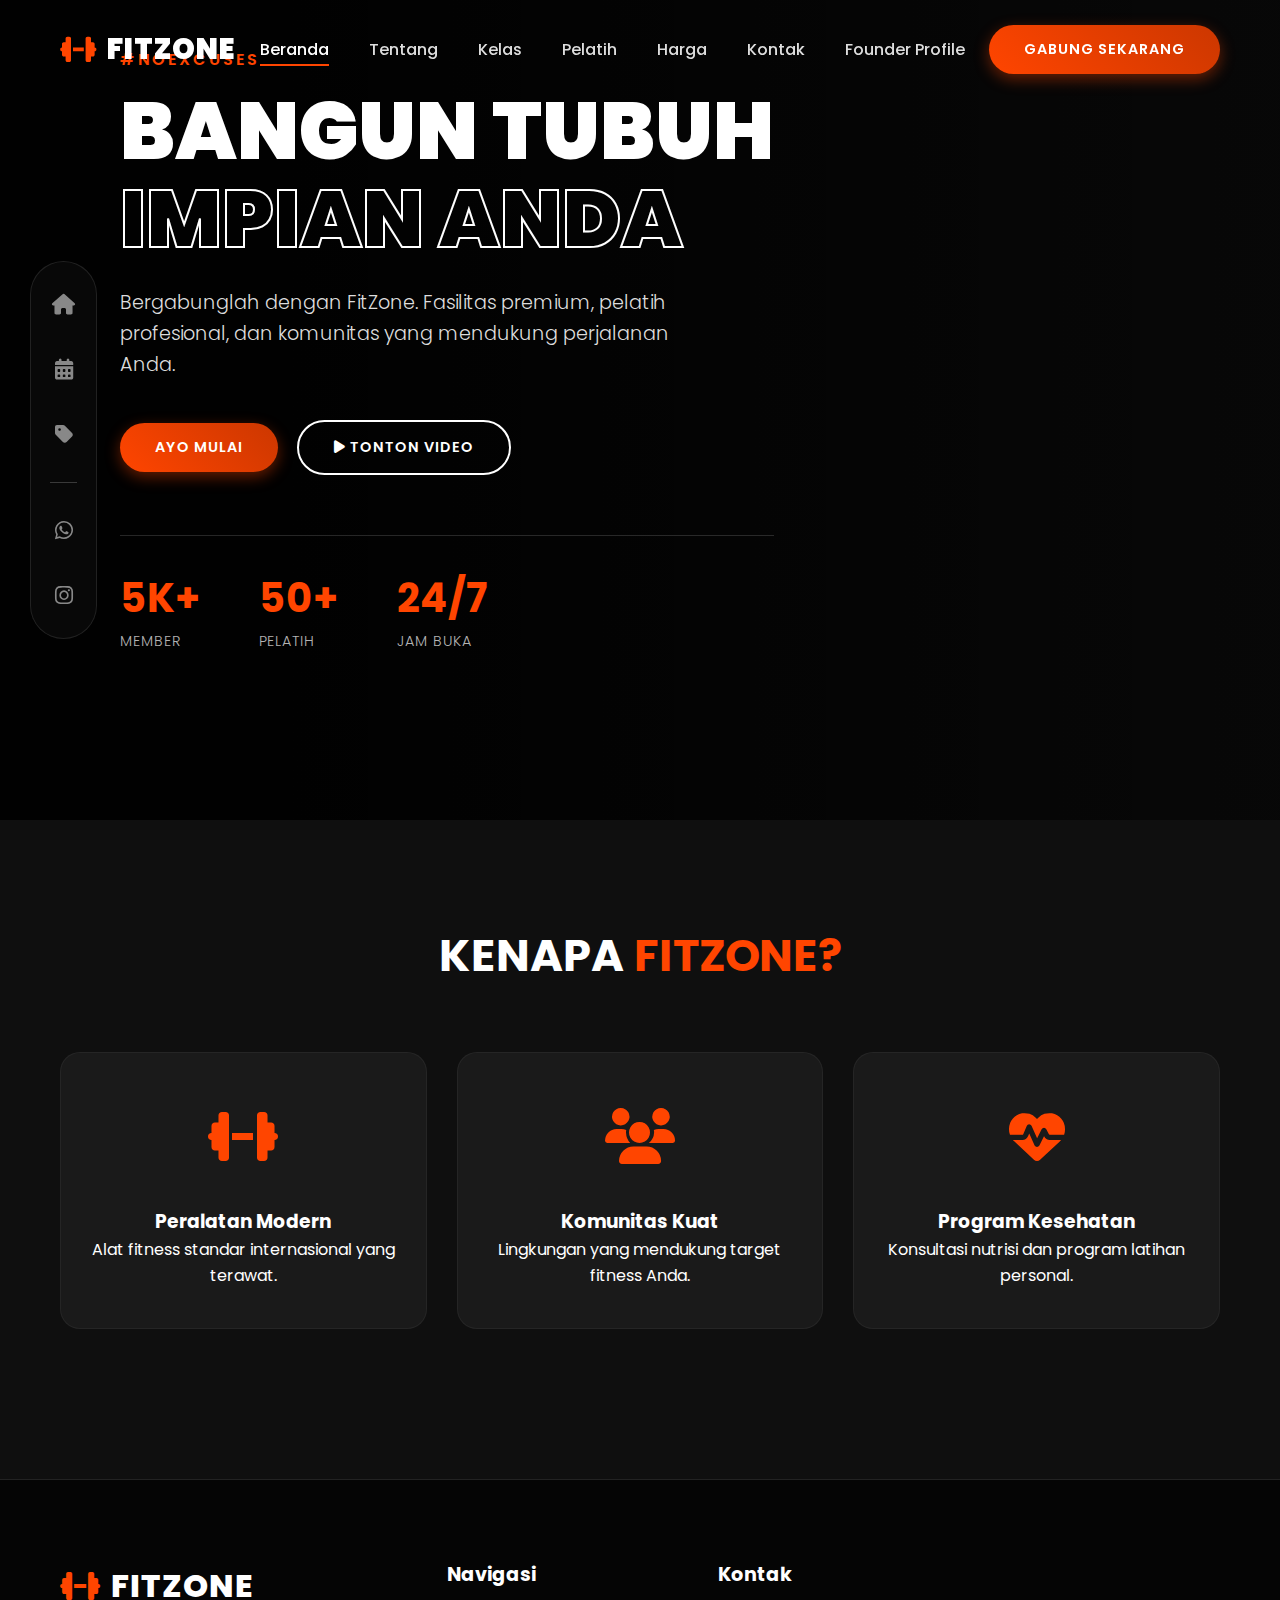
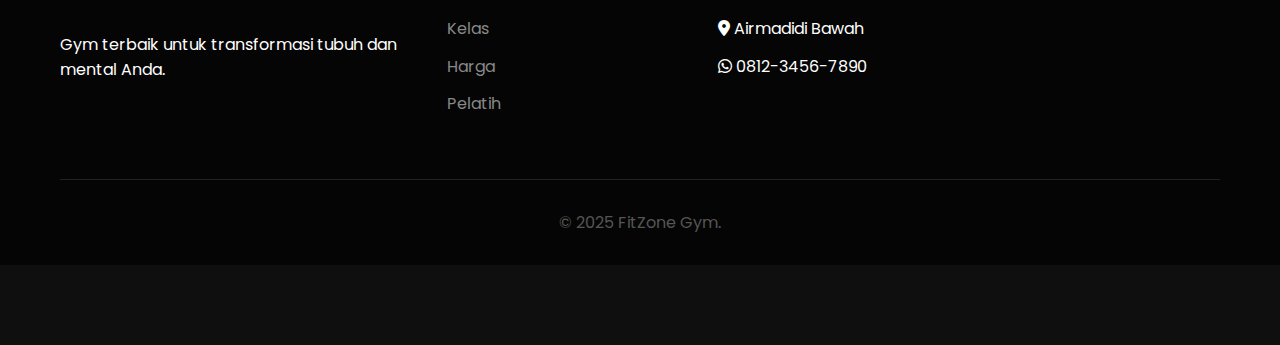
<file: index.html>
<!DOCTYPE html>
<html lang="id">
<head>
    <meta charset="UTF-8">
    <meta name="viewport" content="width=device-width, initial-scale=1.0">
    <title>FitZone - Transformasi Tubuh & Hidup</title>
    <link href="https://fonts.googleapis.com/css2?family=Poppins:wght@300;400;600;700;900&display=swap" rel="stylesheet">
    <link rel="stylesheet" href="https://cdnjs.cloudflare.com/ajax/libs/font-awesome/6.4.0/css/all.min.css">
    <link rel="stylesheet" href="css/style.css">
    <link rel="stylesheet" href="css/navbar.css">
    <link rel="stylesheet" href="css/responsive.css">
</head>
<body>

    <nav class="navbar">
        <div class="nav-container">
            <div class="logo"><i class="fas fa-dumbbell"></i><span>FitZone</span></div>
            <ul class="nav-menu">
                <li><a href="index.html" class="active">Beranda</a></li>
                <li><a href="tentang.html">Tentang</a></li>
                <li><a href="kelas.html">Kelas</a></li>
                <li><a href="pelatih.html">Pelatih</a></li>
                <li><a href="harga.html">Harga</a></li>
                <li><a href="kontak.html">Kontak</a></li>
                <li><a href="creator.html">Founder Profile</a> </li>
            </ul>
            <div class="nav-buttons"><button class="join-btn">Gabung Sekarang</button></div>
            <div class="hamburger"><span></span><span></span><span></span></div>
        </div>
    </nav>

    <aside class="sidebar">
        <a href="index.html" title="Home"><i class="fas fa-home"></i></a>
        <a href="#" class="trigger-schedule" title="Jadwal Kelas"><i class="fas fa-calendar-alt"></i></a>
        <a href="#" class="trigger-payment" title="Promo"><i class="fas fa-tag"></i></a>
        <div class="divider"></div>
        <a href="https://wa.me/6281234567890" target="_blank" class="social-wa"><i class="fab fa-whatsapp"></i></a>
        <a href="https://instagram.com" target="_blank" class="social-ig"><i class="fab fa-instagram"></i></a>
    </aside>

    <section class="hero">
        <div class="hero-overlay"></div>
        <div class="hero-content">
            <h4>#NOEXCUSES</h4>
            <h1>BANGUN TUBUH<br><span>IMPIAN ANDA</span></h1>
            <p>Bergabunglah dengan FitZone. Fasilitas premium, pelatih profesional, dan komunitas yang mendukung perjalanan Anda.</p>
            <div class="hero-btns">
                <button class="btn-primary start-trigger">Ayo Mulai</button>
                <a href="https://www.youtube.com/watch?v=eaRQF-7hhmo" target="_blank" class="btn-secondary">
                    <i class="fas fa-play"></i> Tonton Video
                </a>
            </div>
            
            <div class="hero-stats">
                <div class="stat-box"><h3>5K+</h3><p>Member</p></div>
                <div class="stat-box"><h3>50+</h3><p>Pelatih</p></div>
                <div class="stat-box"><h3>24/7</h3><p>Jam Buka</p></div>
            </div>
        </div>
    </section>

    <section class="section-padding">
        <div class="container">
            <div class="section-header">
                <h2>Kenapa <span>FitZone?</span></h2>
            </div>
            <div class="feature-grid">
                <div class="feature-card">
                    <div class="icon-box"><i class="fas fa-dumbbell"></i></div>
                    <h3>Peralatan Modern</h3>
                    <p>Alat fitness standar internasional yang terawat.</p>
                </div>
                <div class="feature-card">
                    <div class="icon-box"><i class="fas fa-users"></i></div>
                    <h3>Komunitas Kuat</h3>
                    <p>Lingkungan yang mendukung target fitness Anda.</p>
                </div>
                <div class="feature-card">
                    <div class="icon-box"><i class="fas fa-heartbeat"></i></div>
                    <h3>Program Kesehatan</h3>
                    <p>Konsultasi nutrisi dan program latihan personal.</p>
                </div>
            </div>
        </div>
    </section>

    <footer class="footer">
        <div class="container">
            <div class="footer-grid">
                <div class="footer-about">
                    <div class="logo"><i class="fas fa-dumbbell"></i><span>FitZone</span></div>
                    <p>Gym terbaik untuk transformasi tubuh dan mental Anda.</p>
                </div>
                <div>
                    <h3>Navigasi</h3>
                    <ul>
                        <li><a href="kelas.html">Kelas</a></li>
                        <li><a href="harga.html">Harga</a></li>
                        <li><a href="pelatih.html">Pelatih</a></li>
                    </ul>
                </div>
                <div>
                    <h3>Kontak</h3>
                    <ul>
                        <li><i class="fas fa-map-marker-alt"></i> Airmadidi Bawah</li>
                        <li><i class="fab fa-whatsapp"></i> 0812-3456-7890</li>
                    </ul>
                </div>
            </div>
            <div class="footer-bottom"><p>&copy; 2025 FitZone Gym.</p></div>
        </div>
    </footer>

    <div id="loginModal" class="modal">
        <div class="modal-content">
            <span class="close-modal">&times;</span>
            <div class="auth-form">
                <h2>Member <span>Login</span></h2>
                <form id="loginForm">
                    <label>Email</label><input type="email" required>
                    <label>Password</label><input type="password" required>
                    <button type="submit" class="btn-primary" style="width: 100%;">Masuk</button>
                </form>
            </div>
        </div>
    </div>
    <div id="paymentModal" class="modal">
        <div class="modal-content">
            <span class="close-modal">&times;</span>
            <div class="auth-form">
                <h2>Metode <span>Bayar</span></h2>
                <h3 id="paymentTotal" style="text-align: center; color: white; margin-bottom: 20px;">Total: --</h3>
                <form id="paymentForm">
                    <div class="payment-options">
                        <div class="payment-option"><i class="fas fa-wallet"></i> E-Wallet</div>
                        <div class="payment-option"><i class="fas fa-university"></i> Bank Transfer</div>
                    </div>
                    <label>Nomor HP / Rekening</label>
                    <input type="text" required>
                    <button type="submit" class="btn-primary" style="width: 100%;">Bayar Sekarang</button>
                </form>
            </div>
        </div>
    </div>
    <div id="scheduleModal" class="modal">
        <div class="modal-content large">
            <span class="close-modal">&times;</span>
            <h2 style="color: var(--primary); text-align: center;">Jadwal Kelas</h2>
            <div class="schedule-wrapper">
                <table class="schedule-table">
                    <thead><tr><th>Jam</th><th>Senin</th><th>Rabu</th><th>Jumat</th></tr></thead>
                    <tbody>
                        <tr><td>08:00</td><td>Yoga Flow</td><td>Pilates</td><td>Power Yoga</td></tr>
                        <tr><td>10:00</td><td>Body Pump</td><td>Zumba</td><td>CrossFit</td></tr>
                        <tr><td>16:00</td><td>Muay Thai</td><td>Boxing</td><td>HIIT</td></tr>
                        <tr><td>19:00</td><td>Zumba</td><td>Body Combat</td><td>Free Gym</td></tr>
                    </tbody>
                </table>
            </div>
        </div>
    </div>

    <script src="js/script.js"></script>
</body>

</html>
</file>
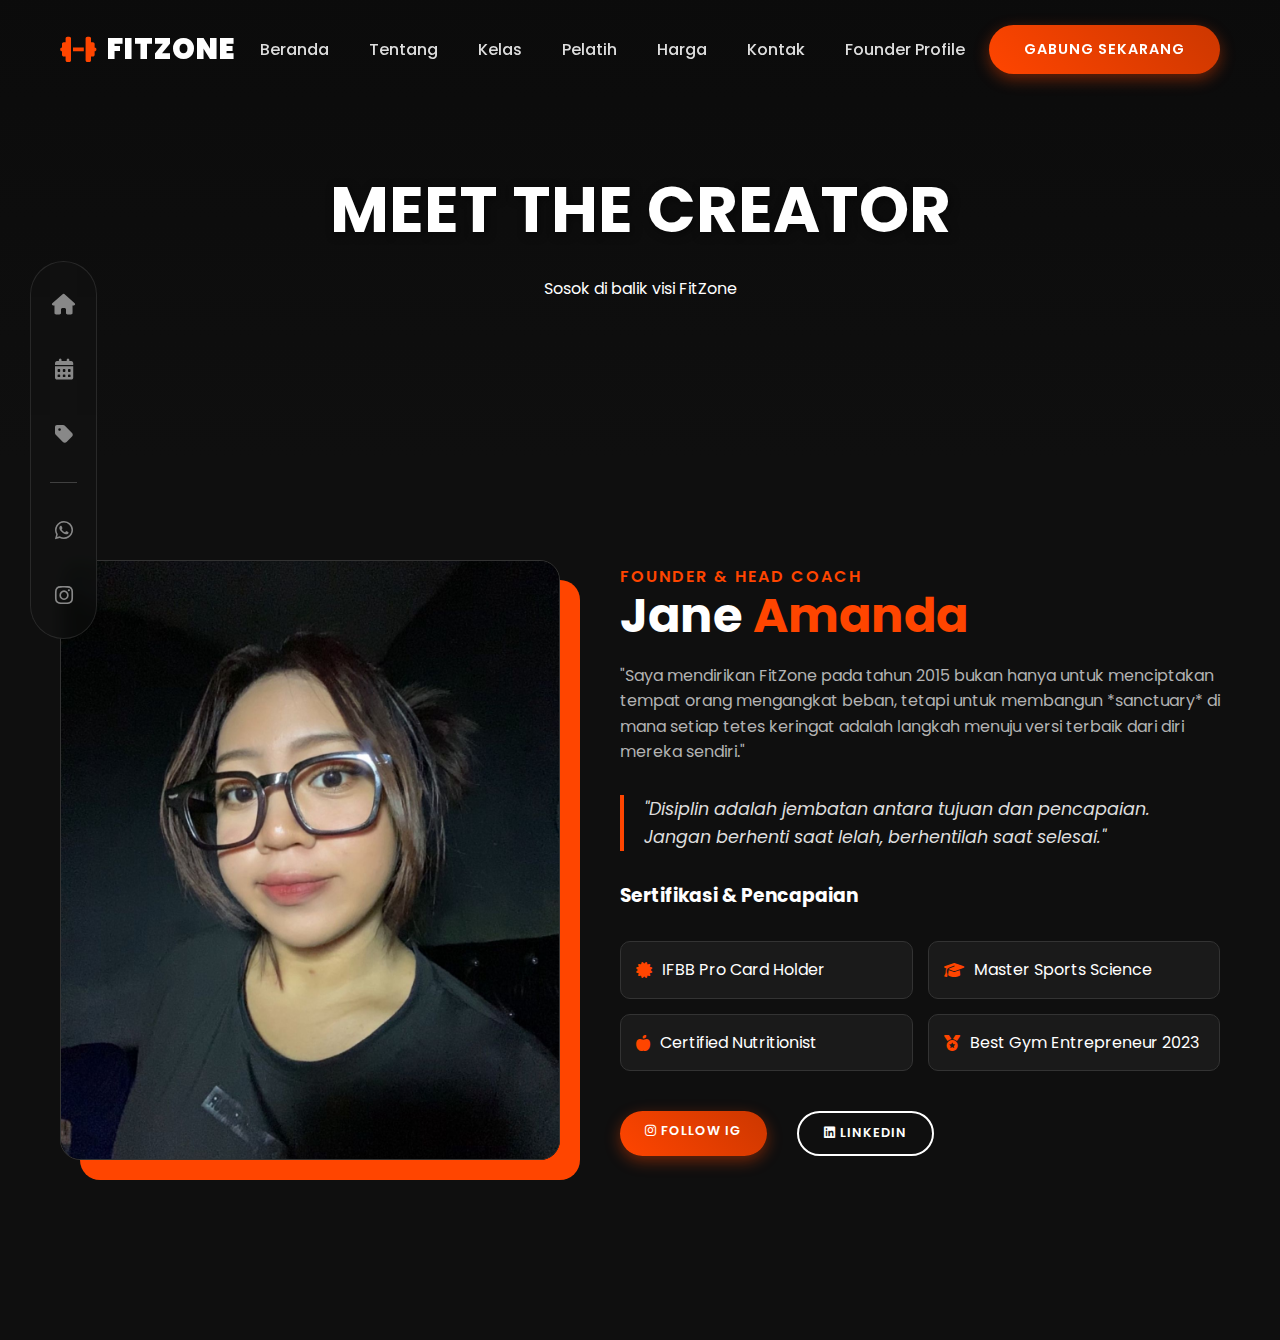
<file: creator.html>
<!DOCTYPE html>
<html lang="id">
<head>
    <meta charset="UTF-8">
    <meta name="viewport" content="width=device-width, initial-scale=1.0">
    <title>Founder - FitZone</title>
    <link href="https://fonts.googleapis.com/css2?family=Poppins:wght@300;400;600;700;900&display=swap" rel="stylesheet">
    <link rel="stylesheet" href="https://cdnjs.cloudflare.com/ajax/libs/font-awesome/6.4.0/css/all.min.css">
    <link rel="stylesheet" href="css/style.css">
    <link rel="stylesheet" href="css/navbar.css">
    <link rel="stylesheet" href="css/responsive.css">
    <style>
        /* Custom Style untuk Halaman Creator */
        .creator-profile-img {
            position: relative;
            border-radius: 20px;
            overflow: hidden;
            box-shadow: 20px 20px 0 var(--primary);
            border: 1px solid #333;
            aspect-ratio: 1 / 1.2; /* Menjaga rasio foto agar bagus */
        }
        .creator-profile-img img {
            width: 100%;
            height: 100%;
            object-fit: cover;
            transition: transform 0.5s ease;
        }
        .creator-profile-img:hover img {
            transform: scale(1.05);
        }
        .creator-quote {
            border-left: 4px solid var(--primary);
            padding-left: 20px;
            margin: 30px 0;
            font-style: italic;
            color: #ddd;
            font-size: 1.1rem;
        }
        .achievement-list {
            display: grid;
            grid-template-columns: 1fr 1fr;
            gap: 15px;
            margin-top: 30px;
        }
        .achievement-item {
            background: #1a1a1a;
            padding: 15px;
            border-radius: 10px;
            display: flex;
            align-items: center;
            gap: 10px;
            border: 1px solid #333;
        }
        .achievement-item i { color: var(--primary); }
        
        @media(max-width: 768px) {
            .feature-grid { grid-template-columns: 1fr !important; } /* Stack di HP */
            .achievement-list { grid-template-columns: 1fr; }
            .creator-profile-img { box-shadow: 10px 10px 0 var(--primary); margin-bottom: 30px; max-width: 400px; margin-left: auto; margin-right: auto; }
        }
    </style>
</head>
<body>

    <nav class="navbar">
        <div class="nav-container">
            <div class="logo"><i class="fas fa-dumbbell"></i><span>FitZone</span></div>
            <ul class="nav-menu">
                <li><a href="index.html">Beranda</a></li>
                <li><a href="tentang.html">Tentang</a></li>
                <li><a href="kelas.html">Kelas</a></li>
                <li><a href="pelatih.html">Pelatih</a></li>
                <li><a href="harga.html">Harga</a></li>
                <li><a href="kontak.html">Kontak</a></li>
                <li><a href="creator.html">Founder Profile</a> </li>
            </ul>
            <div class="nav-buttons"><button class="join-btn">Gabung Sekarang</button></div>
            <div class="hamburger"><span></span><span></span><span></span></div>
        </div>
    </nav>

    <aside class="sidebar">
        <a href="index.html"><i class="fas fa-home"></i></a>
        <a href="#" class="trigger-schedule"><i class="fas fa-calendar-alt"></i></a>
        <a href="#" class="trigger-payment"><i class="fas fa-tag"></i></a>
        <div class="divider"></div>
        <a href="https://wa.me/6281234567890"><i class="fab fa-whatsapp"></i></a>
        <a href="https://instagram.com"><i class="fab fa-instagram"></i></a>
    </aside>

    <section class="page-header" style="background-image: url('https://images.unsplash.com/photo-1583454110551-21f2fa2afe61?w=1600');">
        <div class="header-overlay"></div>
        <div class="header-content">
            <h1>Meet The Creator</h1>
            <p>Sosok di balik visi FitZone</p>
        </div>
    </section>

    <section class="section-padding">
        <div class="container">
            <div class="feature-grid" style="grid-template-columns: 1fr 1.2fr; align-items: center; gap: 60px;">
                
                <div class="creator-profile-img">
                    <img src="assests/Jane2.jpeg" alt="Foto Founder">
                </div>

                <div class="creator-info">
                    <h4 style="color: var(--primary); letter-spacing: 2px; text-transform: uppercase; font-weight: 600;">Founder & Head Coach</h4>
                    <h2 style="font-size: 3rem; line-height: 1.1; margin-bottom: 20px; color: white;">Jane <span style="color:var(--primary)">Amanda</span></h2>
                    
                    <p style="color: #b3b3b3; margin-bottom: 20px;">
                        "Saya mendirikan FitZone pada tahun 2015 bukan hanya untuk menciptakan tempat orang mengangkat beban, tetapi untuk membangun *sanctuary* di mana setiap tetes keringat adalah langkah menuju versi terbaik dari diri mereka sendiri."
                    </p>
                    
                    <div class="creator-quote">
                        "Disiplin adalah jembatan antara tujuan dan pencapaian. Jangan berhenti saat lelah, berhentilah saat selesai."
                    </div>

                    <h3 style="color: white; margin-top: 30px;">Sertifikasi & Pencapaian</h3>
                    <div class="achievement-list">
                        <div class="achievement-item">
                            <i class="fas fa-certificate"></i>
                            <span>IFBB Pro Card Holder</span>
                        </div>
                        <div class="achievement-item">
                            <i class="fas fa-graduation-cap"></i>
                            <span>Master Sports Science</span>
                        </div>
                        <div class="achievement-item">
                            <i class="fas fa-apple-alt"></i>
                            <span>Certified Nutritionist</span>
                        </div>
                        <div class="achievement-item">
                            <i class="fas fa-medal"></i>
                            <span>Best Gym Entrepreneur 2023</span>
                        </div>
                    </div>

                    <div style="margin-top: 40px; display: flex; gap: 15px;">
                        <a href="#" class="btn-primary" style="padding: 10px 25px; font-size: 0.8rem;"><i class="fab fa-instagram"></i> Follow IG</a>
                        <a href="#" class="btn-secondary" style="padding: 10px 25px; font-size: 0.8rem;"><i class="fab fa-linkedin"></i> LinkedIn</a>
                    </div>
                </div>
            </div>
        </div>
    </section>

    <div id="loginModal" class="modal"><div class="modal-content"><span class="close-modal">×</span><div class="auth-form"><h2>Member Login</h2><form id="loginForm"><label>Email</label><input type="email" required><label>Password</label><input type="password" required><button type="submit" class="btn-primary" style="width: 100%;">Masuk</button></form></div></div></div>
    <div id="paymentModal" class="modal"><div class="modal-content"><span class="close-modal">×</span><div class="auth-form"><h2>Pembayaran</h2><h3 id="paymentTotal" style="text-align: center; color: white;">Total: --</h3><form id="paymentForm"><div class="payment-options"><div class="payment-option"><i class="fas fa-wallet"></i> E-Wallet</div><div class="payment-option"><i class="fas fa-university"></i> Bank</div></div><input type="text" placeholder="Nomor HP/Rek" required><button type="submit" class="btn-primary" style="width: 100%;">Bayar</button></form></div></div></div>
    <div id="scheduleModal" class="modal"><div class="modal-content large"><span class="close-modal">×</span><h2 style="color: var(--primary); text-align: center;">Jadwal Kelas</h2><table class="schedule-table"><thead><tr><th>Jam</th><th>Senin</th><th>Jumat</th></tr></thead><tbody><tr><td>08:00</td><td>Yoga</td><td>Pilates</td></tr></tbody></table></div></div>

    <script src="js/script.js"></script>
</body>
</html>
</file>
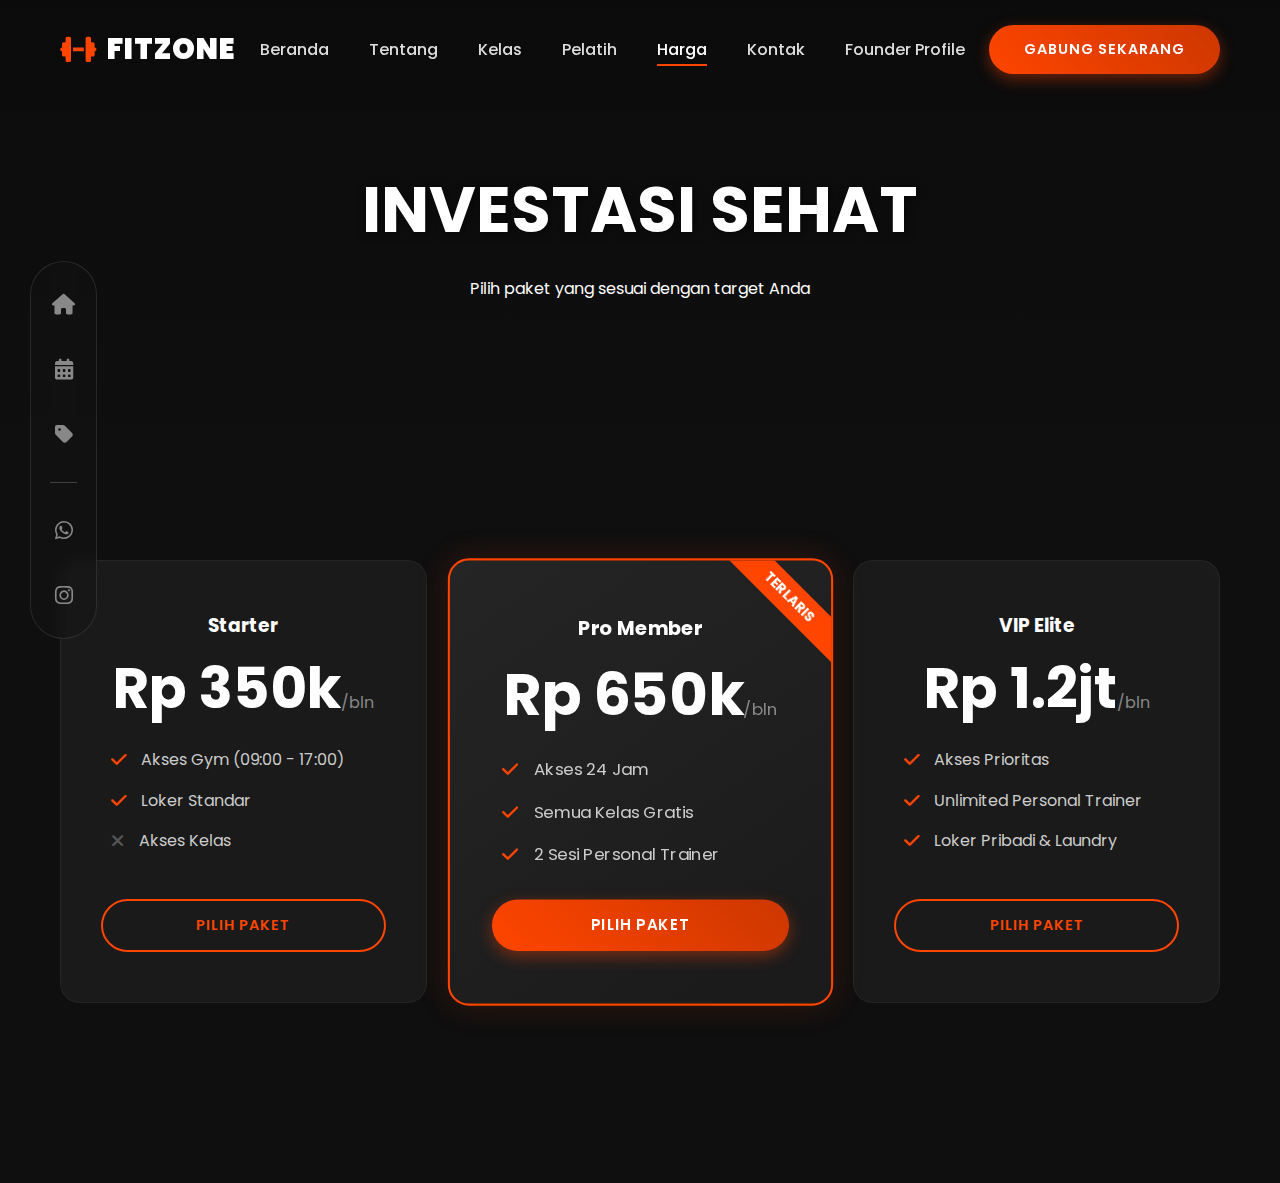
<file: harga.html>
<!DOCTYPE html>
<html lang="id">
<head>
    <meta charset="UTF-8">
    <meta name="viewport" content="width=device-width, initial-scale=1.0">
    <title>Harga - FitZone</title>
    <link href="https://fonts.googleapis.com/css2?family=Poppins:wght@300;400;600;700;900&display=swap" rel="stylesheet">
    <link rel="stylesheet" href="https://cdnjs.cloudflare.com/ajax/libs/font-awesome/6.4.0/css/all.min.css">
    <link rel="stylesheet" href="css/style.css">
    <link rel="stylesheet" href="css/navbar.css">
    <link rel="stylesheet" href="css/responsive.css">
</head>
<body>
    <nav class="navbar">
        <div class="nav-container">
            <div class="logo"><i class="fas fa-dumbbell"></i><span>FitZone</span></div>
            <ul class="nav-menu">
                <li><a href="index.html">Beranda</a></li>
                <li><a href="tentang.html">Tentang</a></li>
                <li><a href="kelas.html">Kelas</a></li>
                <li><a href="pelatih.html">Pelatih</a></li>
                <li><a href="harga.html" class="active">Harga</a></li>
                <li><a href="kontak.html">Kontak</a></li>
                 <li><a href="creator.html">Founder Profile</a> </li>
            </ul>
            <div class="nav-buttons"><button class="join-btn">Gabung Sekarang</button></div>
            <div class="hamburger"><span></span><span></span><span></span></div>
        </div>
    </nav>

    <aside class="sidebar">
        <a href="index.html"><i class="fas fa-home"></i></a>
        <a href="#" class="trigger-schedule"><i class="fas fa-calendar-alt"></i></a>
        <a href="#" class="trigger-payment"><i class="fas fa-tag"></i></a>
        <div class="divider"></div>
        <a href="https://wa.me/6281234567890"><i class="fab fa-whatsapp"></i></a>
        <a href="https://instagram.com"><i class="fab fa-instagram"></i></a>
    </aside>

    <section class="page-header" style="background-image: url('https://images.unsplash.com/photo-1534258936925-c48947387e3b?w=1600');">
        <div class="header-overlay"></div>
        <div class="header-content">
            <h1>Investasi Sehat</h1>
            <p>Pilih paket yang sesuai dengan target Anda</p>
        </div>
    </section>

    <section class="section-padding">
        <div class="container">
            <div class="pricing-grid">
                <div class="pricing-card">
                    <h3>Starter</h3>
                    <div class="price">Rp 350k<span>/bln</span></div>
                    <ul>
                        <li><i class="fas fa-check"></i> Akses Gym (09:00 - 17:00)</li>
                        <li><i class="fas fa-check"></i> Loker Standar</li>
                        <li><i class="fas fa-times" style="color:#555"></i> Akses Kelas</li>
                    </ul>
                    <button class="btn-outline">Pilih Paket</button>
                </div>

                <div class="pricing-card popular">
                    <div class="popular-badge">TERLARIS</div>
                    <h3>Pro Member</h3>
                    <div class="price">Rp 650k<span>/bln</span></div>
                    <ul>
                        <li><i class="fas fa-check"></i> Akses 24 Jam</li>
                        <li><i class="fas fa-check"></i> Semua Kelas Gratis</li>
                        <li><i class="fas fa-check"></i> 2 Sesi Personal Trainer</li>
                    </ul>
                    <button class="btn-primary" style="width:100%">Pilih Paket</button>
                </div>

                <div class="pricing-card">
                    <h3>VIP Elite</h3>
                    <div class="price">Rp 1.2jt<span>/bln</span></div>
                    <ul>
                        <li><i class="fas fa-check"></i> Akses Prioritas</li>
                        <li><i class="fas fa-check"></i> Unlimited Personal Trainer</li>
                        <li><i class="fas fa-check"></i> Loker Pribadi & Laundry</li>
                    </ul>
                    <button class="btn-outline">Pilih Paket</button>
                </div>
            </div>
        </div>
    </section>

    <div id="loginModal" class="modal"><div class="modal-content"><span class="close-modal">&times;</span><div class="auth-form"><h2>Login</h2><form id="loginForm"><label>Email</label><input type="email"><label>Password</label><input type="password"><button class="btn-primary" style="width:100%">Masuk</button></form></div></div></div>
    <div id="paymentModal" class="modal"><div class="modal-content"><span class="close-modal">&times;</span><div class="auth-form"><h2>Pembayaran</h2><h3 id="paymentTotal" style="text-align:center;color:white;margin-bottom:10px">Total: --</h3><form id="paymentForm"><div class="payment-options"><div class="payment-option"><i class="fas fa-wallet"></i>E-Wallet</div><div class="payment-option"><i class="fas fa-university"></i>Bank</div></div><input type="text" placeholder="No. HP" required><button class="btn-primary" style="width:100%">Bayar</button></form></div></div></div>
    <div id="scheduleModal" class="modal"><div class="modal-content large"><span class="close-modal">&times;</span><h2 style="color:var(--primary);text-align:center">Jadwal</h2><div class="schedule-wrapper"><table class="schedule-table"><thead><tr><th>Jam</th><th>Senin</th><th>Jumat</th></tr></thead><tbody><tr><td>08:00</td><td>Yoga</td><td>Pilates</td></tr></tbody></table></div></div></div>

    <script src="js/script.js"></script>
</body>
</html>
</file>
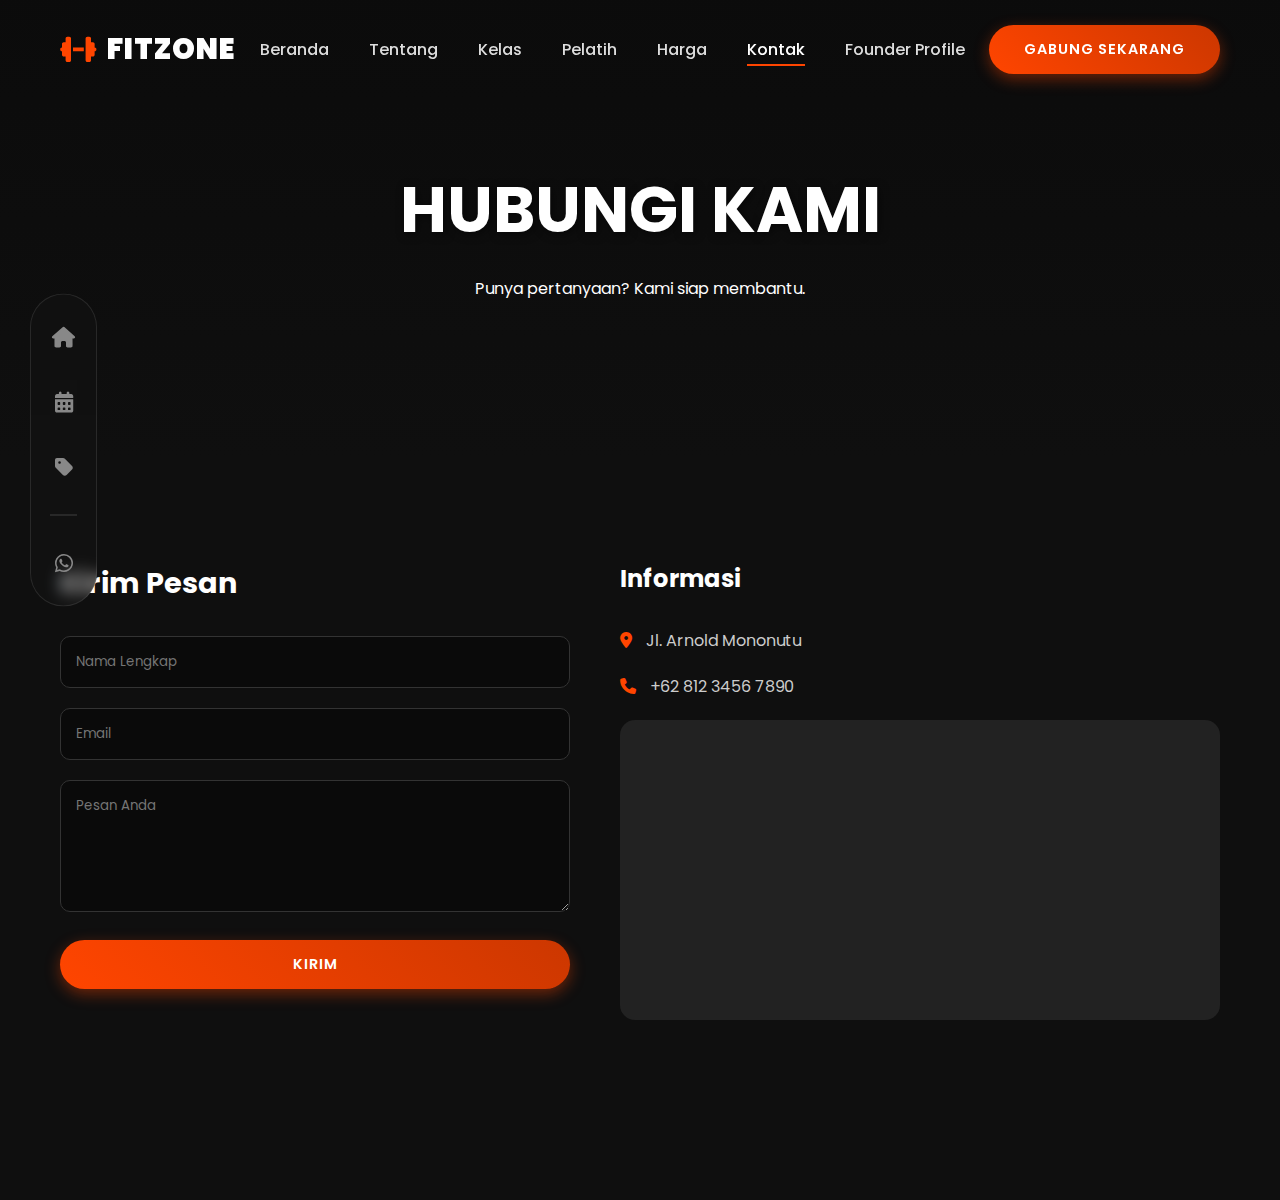
<file: kontak.html>
<!DOCTYPE html>
<html lang="id">
<head>
    <meta charset="UTF-8">
    <title>Kontak - FitZone</title>
    <link href="https://fonts.googleapis.com/css2?family=Poppins:wght@300;400;600;700;900&display=swap" rel="stylesheet">
    <link rel="stylesheet" href="https://cdnjs.cloudflare.com/ajax/libs/font-awesome/6.4.0/css/all.min.css">
    <link rel="stylesheet" href="css/style.css">
    <link rel="stylesheet" href="css/navbar.css">
    <link rel="stylesheet" href="css/responsive.css">
    <style>
        .contact-grid { display: grid; grid-template-columns: 1fr 1fr; gap: 50px; }
        @media(max-width:768px){ .contact-grid{grid-template-columns:1fr} }
    </style>
</head>
<body>
    <nav class="navbar">
        <div class="nav-container">
            <div class="logo"><i class="fas fa-dumbbell"></i><span>FitZone</span></div>
            <ul class="nav-menu">
                <li><a href="index.html">Beranda</a></li>
                <li><a href="tentang.html">Tentang</a></li>
                <li><a href="kelas.html">Kelas</a></li>
                <li><a href="pelatih.html">Pelatih</a></li>
                <li><a href="harga.html">Harga</a></li>
                <li><a href="kontak.html" class="active">Kontak</a></li>
                <li><a href="creator.html">Founder Profile</a> </li>
            </ul>
            <div class="nav-buttons"><button class="join-btn">Gabung Sekarang</button></div>
            <div class="hamburger"><span></span><span></span><span></span></div>
        </div>
    </nav>

    <aside class="sidebar">
        <a href="index.html"><i class="fas fa-home"></i></a>
        <a href="#" class="trigger-schedule"><i class="fas fa-calendar-alt"></i></a>
        <a href="#" class="trigger-payment"><i class="fas fa-tag"></i></a>
        <div class="divider"></div>
        <a href="https://wa.me/6281234567890"><i class="fab fa-whatsapp"></i></a>
    </aside>

    <section class="page-header" style="background-image: url('https://images.unsplash.com/photo-1596357395217-80de13130e92?w=1600');">
        <div class="header-overlay"></div>
        <div class="header-content">
            <h1>Hubungi Kami</h1>
            <p>Punya pertanyaan? Kami siap membantu.</p>
        </div>
    </section>

    <section class="section-padding">
        <div class="container">
            <div class="contact-grid">
                <div class="auth-form" style="background:transparent; border:none;">
                    <h2 style="text-align:left;">Kirim Pesan</h2>
                    <form>
                        <input type="text" placeholder="Nama Lengkap">
                        <input type="email" placeholder="Email">
                        <textarea rows="5" placeholder="Pesan Anda" style="width:100%; padding:15px; background:#0a0a0a; border:1px solid #333; color:white; border-radius:10px;"></textarea>
                        <button class="btn-primary" style="width:100%; margin-top:20px;">Kirim</button>
                    </form>
                </div>
                <div>
                    <h2 style="color:white; margin-bottom:30px;">Informasi</h2>
                    <p style="margin-bottom:20px; color:#ccc;"><i class="fas fa-map-marker-alt" style="color:var(--primary); margin-right:10px;"></i> Jl. Arnold Mononutu</p>
                    <p style="margin-bottom:20px; color:#ccc;"><i class="fas fa-phone" style="color:var(--primary); margin-right:10px;"></i> +62 812 3456 7890</p>
                    <div style="width:100%; height:300px; background:#222; border-radius:15px; overflow:hidden;">
                        <iframe src="https://www.google.com/maps/embed?pb=!1m18!1m12!1m3!1d1093.6561885912295!2d124.98515401351806!3d1.421554112461297!2m3!1f0!2f0!3f0!3m2!1i1024!2i768!4f13.1!3m3!1m2!1s0x32870edd5ce2e055%3A0x7ba35a3e973b12c6!2sMas%20Topan%20Noodle%20and%20Meatball!5e0!3m2!1sen!2sid!4v1763393265765!5m2!1sen!2sid" width="600" height="450" style="border:0;" allowfullscreen="" loading="lazy" referrerpolicy="no-referrer-when-downgrade"></iframe>" width="100%" height="100%" style="border:0"></iframe>
                    </div>
                </div>
            </div>
        </div>
    </section>

    <div id="loginModal" class="modal"><div class="modal-content"><span class="close-modal">&times;</span><div class="auth-form"><h2>Login</h2><form id="loginForm"><label>Email</label><input type="email"><label>Password</label><input type="password"><button class="btn-primary" style="width:100%">Masuk</button></form></div></div></div>
    <div id="paymentModal" class="modal"><div class="modal-content"><span class="close-modal">&times;</span><div class="auth-form"><h2>Pembayaran</h2><h3 id="paymentTotal" style="text-align:center;color:white">Total: --</h3><form id="paymentForm"><div class="payment-options"><div class="payment-option"><i class="fas fa-wallet"></i>E-Wallet</div><div class="payment-option"><i class="fas fa-university"></i>Bank</div></div><input type="text" placeholder="No. HP" required><button class="btn-primary" style="width:100%">Bayar</button></form></div></div></div>
    <div id="scheduleModal" class="modal"><div class="modal-content large"><span class="close-modal">&times;</span><h2 style="color:var(--primary);text-align:center">Jadwal Kelas</h2><div class="schedule-wrapper"><table class="schedule-table"><thead><tr><th>Jam</th><th>Senin</th><th>Jumat</th></tr></thead><tbody><tr><td>08:00</td><td>Yoga</td><td>Pilates</td></tr></tbody></table></div></div></div>

    <script src="js/script.js"></script>
</body>
</html>
</file>
<file: css/style.css>
/* --- VARIABLES --- */
:root {
    --primary: #ff4500;      /* Neon Orange */
    --primary-dark: #cc3700;
    --dark-bg: #0f0f0f;      /* Hitam Pekat */
    --card-bg: #1a1a1a;      /* Abu Gelap Premium */
    --text-light: #ffffff;
    --text-gray: #b3b3b3;
    --transition: all 0.3s ease;
    --shadow: 0 10px 30px rgba(0,0,0,0.5);
}

/* --- RESET --- */
* { margin: 0; padding: 0; box-sizing: border-box; font-family: 'Poppins', sans-serif; }
body { background-color: var(--dark-bg); color: var(--text-light); line-height: 1.6; overflow-x: hidden; }
a { text-decoration: none; color: inherit; }
ul { list-style: none; }
img { width: 100%; display: block; object-fit: cover; }

/* --- UTILITIES --- */
.container { max-width: 1200px; margin: 0 auto; padding: 0 20px; }
.section-padding { padding: 100px 0; } /* Spacing lebih lega */

.section-header { text-align: center; margin-bottom: 60px; }
.section-header h2 { font-size: 2.8rem; font-weight: 700; text-transform: uppercase; margin-bottom: 10px; }
.section-header span { color: var(--primary); }
.section-header p { color: var(--text-gray); font-size: 1.1rem; max-width: 600px; margin: 0 auto; }

/* --- BUTTONS (High Quality) --- */
.btn-primary, .join-btn, .btn-secondary, .btn-outline {
    padding: 14px 35px; border-radius: 50px; font-weight: 600; cursor: pointer; border: none;
    transition: var(--transition); text-transform: uppercase; font-size: 0.9rem; display: inline-block; letter-spacing: 1px;
}

.btn-primary, .join-btn {
    background: linear-gradient(45deg, var(--primary), var(--primary-dark));
    color: white; box-shadow: 0 5px 15px rgba(255, 69, 0, 0.4);
}
.btn-primary:hover, .join-btn:hover {
    transform: translateY(-3px); box-shadow: 0 8px 25px rgba(255, 69, 0, 0.6);
}

.btn-secondary {
    background: transparent; border: 2px solid white; color: white; margin-left: 15px;
}
.btn-secondary:hover { background: white; color: var(--dark-bg); }

.btn-outline {
    background: transparent; border: 2px solid var(--primary); color: var(--primary); margin-top: 15px; width: 100%;
}
.btn-outline:hover { background: var(--primary); color: white; }

/* --- HERO SECTION --- */
.hero {
    height: 100vh;
    background: url('https://images.unsplash.com/photo-1534438327276-14e5300c3a48?w=1600') no-repeat center center/cover;
    position: relative; display: flex; align-items: center; margin-top: -80px;
}
.hero-overlay {
    position: absolute; top: 0; left: 0; width: 100%; height: 100%;
    background: linear-gradient(to right, rgba(0,0,0,0.95) 20%, rgba(0,0,0,0.5) 100%); z-index: 1;
}
.hero-content { position: relative; z-index: 2; max-width: 900px; padding-left: 120px; }
.hero h4 { color: var(--primary); letter-spacing: 3px; font-weight: 600; margin-bottom: 15px; }
.hero h1 { font-size: 5rem; line-height: 1.1; font-weight: 900; margin-bottom: 25px; text-transform: uppercase; }
.hero h1 span { -webkit-text-stroke: 2px white; color: transparent; }
.hero p { font-size: 1.2rem; color: #ddd; margin-bottom: 40px; max-width: 600px; font-weight: 300; }

.hero-stats { display: flex; gap: 60px; margin-top: 60px; border-top: 1px solid rgba(255,255,255,0.15); padding-top: 30px; }
.stat-box h3 { font-size: 2.5rem; color: var(--primary); font-weight: 700; }
.stat-box p { color: var(--text-gray); font-size: 0.9rem; text-transform: uppercase; letter-spacing: 1px; }

/* --- PAGE HEADER --- */
.page-header {
    height: 60vh; background-size: cover; background-position: center; position: relative;
    display: flex; align-items: center; justify-content: center; text-align: center; margin-top: -80px;
}
.header-overlay { position: absolute; top: 0; left: 0; width: 100%; height: 100%; background: linear-gradient(to bottom, rgba(0,0,0,0.3), var(--dark-bg)); }
.header-content { position: relative; z-index: 2; padding-top: 80px; }
.header-content h1 { font-size: 4rem; text-transform: uppercase; margin-bottom: 15px; text-shadow: 2px 2px 10px rgba(0,0,0,0.5); }

/* --- CARDS (GRID SYSTEM) --- */
.feature-grid, .trainers-grid, .pricing-grid {
    display: grid; gap: 30px;
}
.feature-grid { grid-template-columns: repeat(auto-fit, minmax(280px, 1fr)); }
.trainers-grid, .classes-grid { grid-template-columns: repeat(auto-fit, minmax(300px, 1fr)); }
.pricing-grid { grid-template-columns: repeat(auto-fit, minmax(300px, 1fr)); align-items: center; }

/* General Card Style */
.feature-card, .trainer-card, .pricing-card {
    background: var(--card-bg); border-radius: 20px; transition: var(--transition);
    border: 1px solid rgba(255,255,255,0.05); overflow: hidden; position: relative;
}

/* Feature Card */
.feature-card { padding: 40px 30px; text-align: center; }
.feature-card:hover { transform: translateY(-10px); border-color: var(--primary); box-shadow: 0 20px 40px rgba(0,0,0,0.4); }
.icon-box { font-size: 3.5rem; color: var(--primary); margin-bottom: 25px; }

/* Trainer / Class Card */
.trainer-img { height: 400px; position: relative; overflow: hidden; }
.trainer-img img { height: 100%; width: 100%; object-fit: cover; transition: 0.5s ease; }
.trainer-card:hover .trainer-img img { transform: scale(1.1); }
.social-overlay {
    position: absolute; bottom: -100px; left: 0; width: 100%; background: rgba(0,0,0,0.85);
    padding: 20px; display: flex; justify-content: center; gap: 20px; transition: 0.4s cubic-bezier(0.175, 0.885, 0.32, 1.275);
    backdrop-filter: blur(5px);
}
.trainer-card:hover .social-overlay { bottom: 0; }
.social-overlay a, .social-overlay span { color: white; font-size: 1.2rem; }
.social-overlay a:hover { color: var(--primary); }
.trainer-info { padding: 30px; text-align: center; position: relative; z-index: 2; background: var(--card-bg); }
.trainer-info h3 { font-size: 1.5rem; margin-bottom: 5px; }
.trainer-info span.role { color: var(--primary); font-size: 0.9rem; font-weight: 600; text-transform: uppercase; letter-spacing: 1px; display: block; margin-bottom: 15px; }

/* Pricing Card */
.pricing-card { padding: 50px 40px; text-align: center; }
.pricing-card.popular { 
    background: linear-gradient(145deg, #252525, #1a1a1a); border: 2px solid var(--primary); transform: scale(1.05); z-index: 2;
    box-shadow: 0 0 30px rgba(255,69,0,0.15);
}
.pricing-card .price { font-size: 3.5rem; font-weight: 700; color: white; margin: 20px 0; line-height: 1; }
.pricing-card .price span { font-size: 1rem; color: #888; font-weight: 400; }
.pricing-card ul { text-align: left; margin: 30px 0; padding-left: 10px; }
.pricing-card ul li { margin-bottom: 15px; color: #ccc; display: flex; align-items: center; gap: 15px; }
.pricing-card ul li i { color: var(--primary); font-size: 1.1rem; }
.popular-badge {
    position: absolute; top: 20px; right: -35px; background: var(--primary); width: 150px;
    transform: rotate(45deg); color: white; font-weight: bold; font-size: 0.8rem; padding: 5px 0; text-align: center;
}

/* --- FOOTER --- */
.footer { background-color: #050505; padding: 80px 0 30px; border-top: 1px solid #222; margin-top: 50px; }
.footer-grid { display: grid; grid-template-columns: 1.5fr 1fr 1fr 1fr; gap: 40px; margin-bottom: 50px; }
.footer-about .logo { font-size: 2rem; font-weight: 800; color: white; margin-bottom: 20px; display: flex; align-items: center; gap: 10px; }
.footer h3 { color: white; margin-bottom: 25px; font-size: 1.2rem; }
.footer ul li { margin-bottom: 12px; }
.footer ul li a { color: #888; transition: 0.3s; }
.footer ul li a:hover { color: var(--primary); padding-left: 5px; }
.footer-bottom { text-align: center; padding-top: 30px; border-top: 1px solid #222; color: #555; }

/* --- MODAL SYSTEM (POPUP) --- */
.modal {
    display: none; position: fixed; z-index: 9999; left: 0; top: 0; width: 100%; height: 100%;
    background-color: rgba(0, 0, 0, 0.9); justify-content: center; align-items: center;
    backdrop-filter: blur(8px); opacity: 0; transition: opacity 0.3s ease;
}
.modal.show { display: flex; opacity: 1; }
.modal-content {
    background-color: #151515; padding: 40px; border-radius: 20px; width: 90%; max-width: 450px;
    position: relative; border: 1px solid var(--primary); box-shadow: 0 0 50px rgba(255, 69, 0, 0.2);
    animation: slideUp 0.4s cubic-bezier(0.175, 0.885, 0.32, 1.275);
}
.modal-content.large { max-width: 800px; }
@keyframes slideUp { from { transform: translateY(50px); opacity: 0; } to { transform: translateY(0); opacity: 1; } }
.close-modal { position: absolute; top: 20px; right: 25px; font-size: 1.8rem; color: #666; cursor: pointer; transition: 0.3s; }
.close-modal:hover { color: var(--primary); transform: rotate(90deg); }

/* Form Styles */
.auth-form h2 { text-align: center; margin-bottom: 30px; color: white; font-size: 1.8rem; }
.auth-form h2 span { color: var(--primary); }
.auth-form label { display: block; color: #aaa; margin-bottom: 8px; font-size: 0.9rem; }
.auth-form input, .auth-form select {
    width: 100%; padding: 15px; margin-bottom: 20px; background: #0a0a0a;
    border: 1px solid #333; color: white; border-radius: 10px; outline: none; transition: 0.3s;
}
.auth-form input:focus { border-color: var(--primary); box-shadow: 0 0 10px rgba(255,69,0,0.2); }
.payment-options { display: grid; grid-template-columns: 1fr 1fr; gap: 15px; margin-bottom: 25px; }
.payment-option { 
    border: 1px solid #333; padding: 15px; border-radius: 10px; cursor: pointer; text-align: center; transition: 0.3s; background: #0f0f0f; 
}
.payment-option:hover, .payment-option.selected { border-color: var(--primary); background: rgba(255, 69, 0, 0.1); }
.payment-option i { font-size: 1.5rem; color: var(--primary); margin-bottom: 5px; display: block; }

/* Schedule Table */
.schedule-wrapper { overflow-x: auto; }
.schedule-table { width: 100%; border-collapse: collapse; margin-top: 10px; white-space: nowrap; }
.schedule-table th, .schedule-table td { padding: 15px; text-align: left; border-bottom: 1px solid #333; color: #ccc; }
.schedule-table th { color: var(--primary); font-weight: 600; text-transform: uppercase; font-size: 0.85rem; letter-spacing: 1px; }
</file>
<file: css/navbar.css>
.navbar {
    position: fixed; top: 0; left: 0; width: 100%; z-index: 1000;
    background: rgba(15, 15, 15, 0.0); /* Awal transparan */
    padding: 25px 0; transition: 0.4s ease;
}
.navbar.scrolled { background: rgba(10, 10, 10, 0.95); padding: 15px 0; backdrop-filter: blur(10px); box-shadow: 0 10px 30px rgba(0,0,0,0.5); }

.nav-container {
    max-width: 1200px; margin: 0 auto; padding: 0 20px;
    display: flex; justify-content: space-between; align-items: center;
}
.logo { display: flex; align-items: center; gap: 10px; font-size: 1.8rem; font-weight: 900; color: white; text-transform: uppercase; letter-spacing: 1px; }
.logo i { color: var(--primary); }

.nav-menu { display: flex; gap: 40px; }
.nav-menu a { font-weight: 500; font-size: 1rem; transition: 0.3s; position: relative; color: #ddd; }
.nav-menu a:hover, .nav-menu a.active { color: white; }
.nav-menu a::after {
    content: ''; position: absolute; width: 0; height: 2px; background: var(--primary);
    bottom: -5px; left: 0; transition: 0.3s;
}
.nav-menu a:hover::after, .nav-menu a.active::after { width: 100%; }

.hamburger { display: none; flex-direction: column; gap: 6px; cursor: pointer; }
.hamburger span { width: 30px; height: 3px; background: white; transition: 0.3s; border-radius: 2px; }

/* Sidebar Floating - Kiri */
.sidebar {
    position: fixed; left: 30px; top: 50%; transform: translateY(-50%); z-index: 999;
    background: rgba(20, 20, 20, 0.4); backdrop-filter: blur(8px); padding: 20px 10px;
    border-radius: 50px; display: flex; flex-direction: column; gap: 20px; border: 1px solid rgba(255,255,255,0.1);
}
.sidebar a {
    color: #888; font-size: 1.3rem; transition: 0.3s; display: flex; justify-content: center; align-items: center;
    width: 45px; height: 45px; border-radius: 50%; position: relative;
}
.sidebar a:hover { background: var(--primary); color: white; transform: scale(1.1); box-shadow: 0 0 15px rgba(255, 69, 0, 0.5); }
.sidebar .divider { height: 1px; background: rgba(255,255,255,0.2); width: 60%; margin: 5px auto; }
</file>
<file: css/responsive.css>
@media screen and (max-width: 1024px) {
    .hero h1 { font-size: 3.5rem; }
    .hero-content { padding-left: 50px; }
    .nav-menu { gap: 20px; }
}

@media screen and (max-width: 768px) {
    .hamburger { display: flex; }
    .nav-buttons { display: none; }
    
    .nav-menu {
        position: absolute; top: 100%; left: 0; width: 100%; background: #111;
        flex-direction: column; padding: 30px; gap: 25px; text-align: center;
        transform: translateY(-150%); transition: 0.5s cubic-bezier(0.77, 0.2, 0.05, 1.0); opacity: 0; z-index: -1;
        border-bottom: 1px solid #333;
    }
    .nav-menu.active { transform: translateY(0); opacity: 1; }
    
    .hero-content { padding-left: 20px; padding-right: 20px; text-align: center; padding-top: 80px; }
    .hero h1 { font-size: 2.8rem; }
    .hero-stats { justify-content: center; gap: 30px; }
    .hero-btns { justify-content: center; }
    
    .sidebar { display: none; } /* Sidebar hilang di HP */
    
    .footer-grid { grid-template-columns: 1fr; text-align: center; gap: 40px; }
    .footer-about .logo { justify-content: center; }
    
    .payment-options { grid-template-columns: 1fr; }
}
</file>
